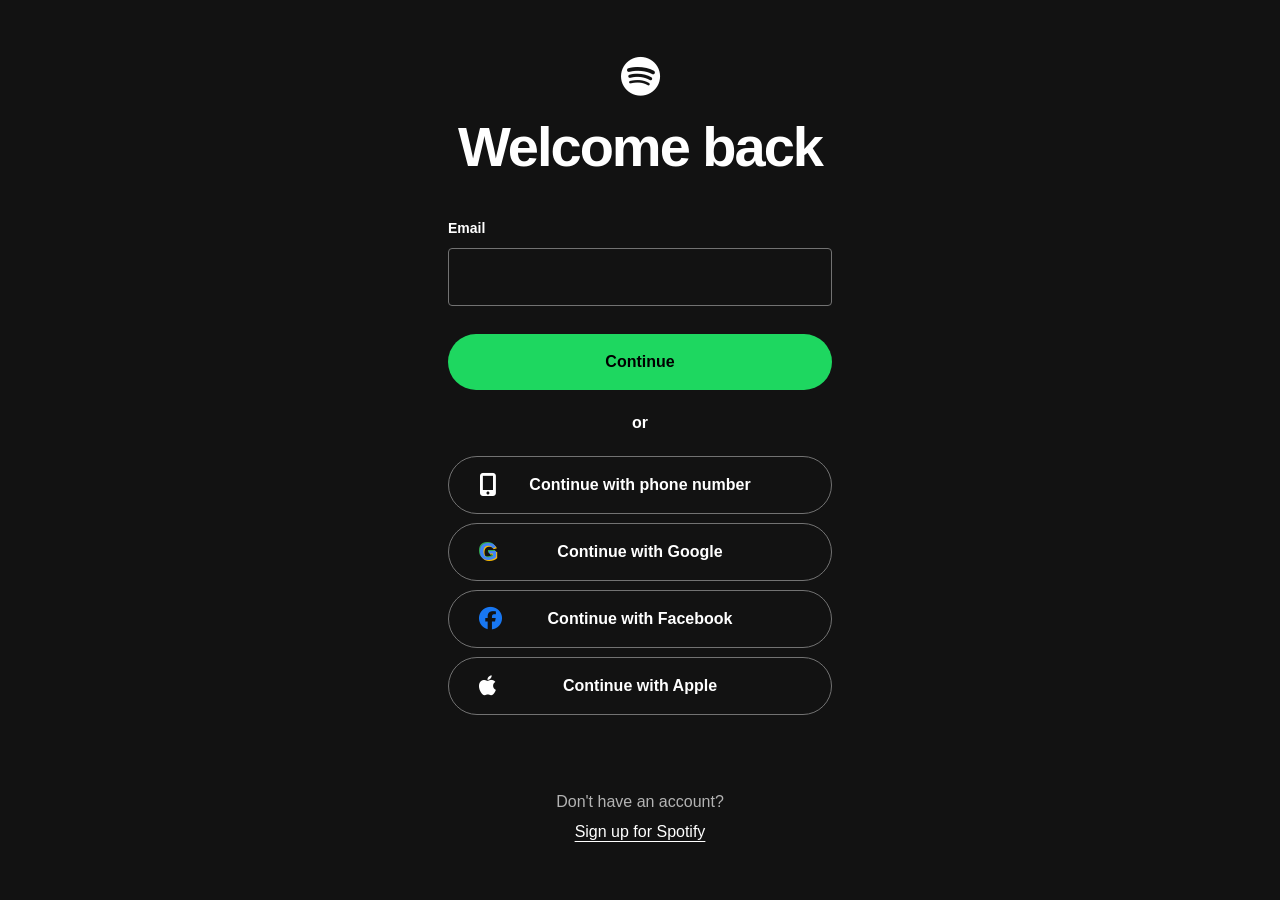
<file: login.html>
<!doctype html>
<html lang="vi">
  <head>
    <meta charset="UTF-8" />
    <meta name="viewport" content="width=device-width, initial-scale=1.0" />
    <title>Log in - Spotify</title>

    <link rel="icon" type="image/svg+xml" href="./favicon.svg" />
    <link rel="stylesheet" href="./css/login.css" />

    <link
      rel="stylesheet"
      href="https://cdnjs.cloudflare.com/ajax/libs/font-awesome/6.7.2/css/all.min.css"
    />

    <script src="login.js" defer></script>
  </head>
  <body>
    <main class="login-page">
      <!-- Logo Spotify -->
      <a href="index.html" class="spotify-logo" title="Spotify">
        <i class="fa-brands fa-spotify"></i>
      </a>

      <h1>Welcome back</h1>

      <!-- Form đăng nhập -->
      <form id="loginForm">
        <label for="email">Email</label>

        <input
          type="email"
          id="email"
          name="email"
          autocomplete="email"
          required
        />

        <!-- Mật khẩu sẽ hiện sau khi nhập email -->
        <div id="passwordStep" hidden>
          <label for="password">Password</label>

          <input
            type="password"
            id="password"
            name="password"
            autocomplete="current-password"
            placeholder="Enter your password"
          />
        </div>

        <p id="loginMessage" role="alert"></p>

        <button type="submit" class="continue-button" id="continueButton">
          Continue
        </button>
      </form>

      <div class="separator">
        <span>or</span>
      </div>

      <!-- Các phương thức đăng nhập khác -->
      <div class="social-buttons">
        <button type="button" class="social-button" data-provider="phone">
          <i class="fa-solid fa-mobile-screen-button"></i>
          <span>Continue with phone number</span>
        </button>

        <button type="button" class="social-button" data-provider="google">
          <span class="google-icon">G</span>
          <span>Continue with Google</span>
        </button>

        <button type="button" class="social-button" data-provider="facebook">
          <i class="fa-brands fa-facebook facebook-icon"></i>
          <span>Continue with Facebook</span>
        </button>

        <button type="button" class="social-button" data-provider="apple">
          <i class="fa-brands fa-apple"></i>
          <span>Continue with Apple</span>
        </button>
      </div>

      <div class="signup-prompt">
        <p>Don't have an account?</p>
        <a href="register.html">Sign up for Spotify</a>
      </div>
    </main>
  </body>
</html>
</file>
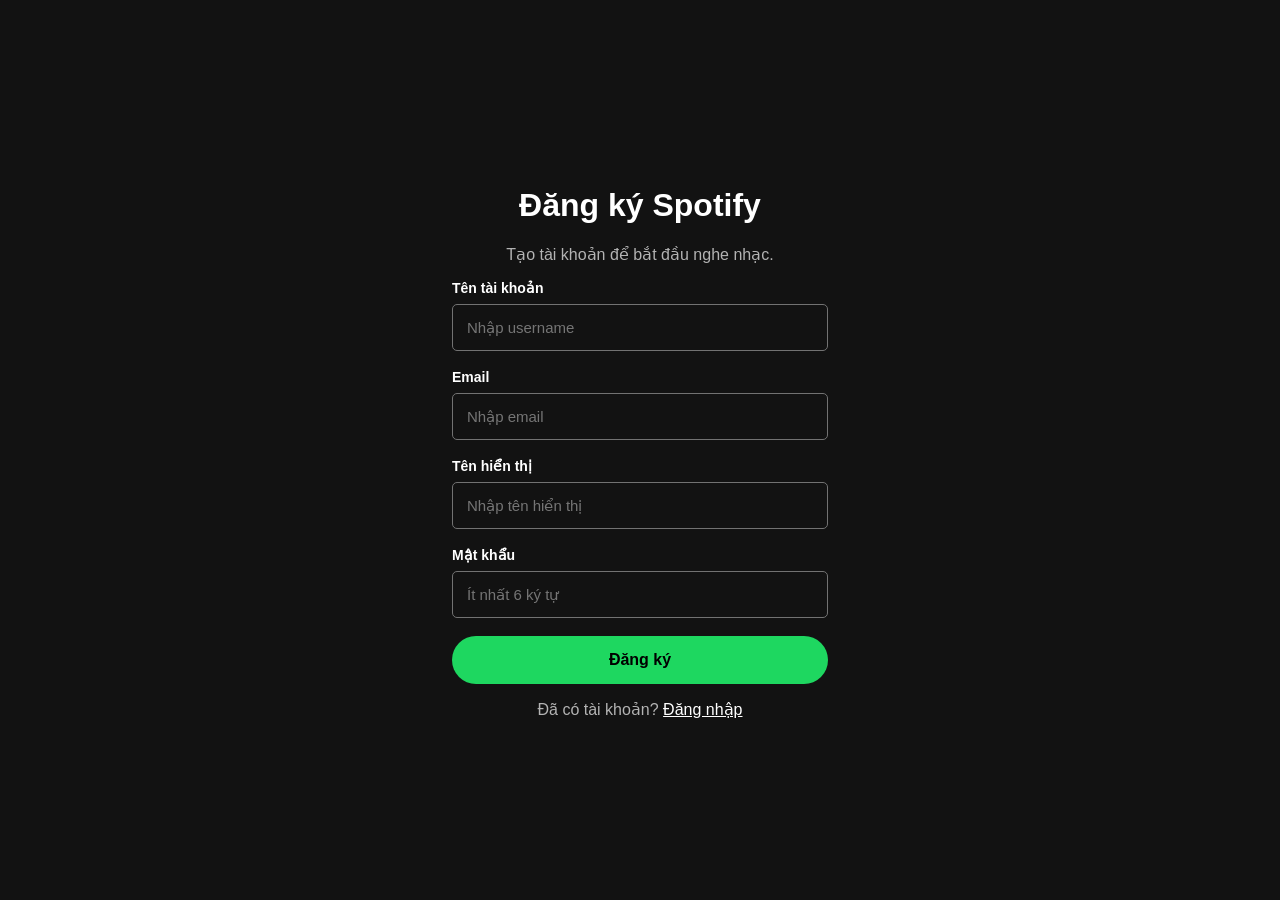
<file: register.html>
<!doctype html>
<html lang="vi">
  <head>
    <meta charset="UTF-8" />
    <meta name="viewport" content="width=device-width, initial-scale=1.0" />
    <title>Đăng ký Spotify</title>
    <link rel="icon" type="image/svg+xml" href="./favicon.svg" />
    <link rel="stylesheet" href="./css/register.css" />
  </head>

  <body>
    <main class="register-container">
      <h1>Đăng ký Spotify</h1>
      <p>Tạo tài khoản để bắt đầu nghe nhạc.</p>

      <form id="register-form">
        <div class="form-group">
          <label for="username">Tên tài khoản</label>
          <input
            type="text"
            id="username"
            placeholder="Nhập username"
            required
          />
        </div>

        <div class="form-group">
          <label for="email">Email</label>
          <input type="email" id="email" placeholder="Nhập email" required />
        </div>

        <div class="form-group">
          <label for="display-name">Tên hiển thị</label>
          <input
            type="text"
            id="display-name"
            placeholder="Nhập tên hiển thị"
            required
          />
        </div>

        <div class="form-group">
          <label for="password">Mật khẩu</label>
          <input
            type="password"
            id="password"
            placeholder="Ít nhất 6 ký tự"
            required
          />
        </div>

        <p id="register-message" role="alert"></p>

        <button type="submit" id="register-btn">Đăng ký</button>
      </form>

      <p>
        Đã có tài khoản?
        <a href="./login.html">Đăng nhập</a>
      </p>
    </main>

    <script src="./register.js"></script>
    <script src="./sidebar.js"></script>
  </body>
</html>
</file>
<file: css/login.css>
* {
  box-sizing: border-box;
}

body {
  margin: 0;
  min-height: 100vh;
  background-color: #121212;
  color: white;
  font-family: Arial, Helvetica, sans-serif;
}

.login-page {
  width: 384px;
  max-width: calc(100% - 40px);
  margin: 0 auto;
  padding-top: 56px;
  padding-bottom: 40px;
}

/* Logo */
.spotify-logo {
  display: flex;
  justify-content: center;
  align-items: center;
  width: 40px;
  height: 40px;
  margin: 0 auto 20px;

  color: white;
  font-size: 40px;
  text-decoration: none;
}

/* Tiêu đề */
h1 {
  margin: 0 0 42px;
  text-align: center;
  font-size: 56px;
  line-height: 1.1;
  letter-spacing: -2px;
  font-weight: 800;
}

/* Nhãn input */
#loginForm label {
  display: block;
  margin-bottom: 12px;
  font-size: 14px;
  font-weight: bold;
}

/* Ô nhập */
#email,
#password {
  width: 100%;
  height: 58px;
  padding: 0 14px;

  border: 1px solid #727272;
  border-radius: 4px;

  background-color: transparent;
  color: white;
  font-size: 16px;

  outline: none;
  transition: border-color 0.2s ease;
}

#email:hover,
#password:hover {
  border-color: white;
}

#email:focus,
#password:focus {
  border-color: white;
  outline: 1px solid white;
}

/* Khoảng cách trường mật khẩu */
#passwordStep {
  margin-top: 20px;
}

#passwordStep[hidden] {
  display: none;
}

/* Nút Continue */
.continue-button {
  width: 100%;
  min-height: 56px;
  margin-top: 18px;

  border: none;
  border-radius: 999px;

  background-color: #1ed760;
  color: black;

  font-size: 16px;
  font-weight: bold;
  cursor: pointer;

  transition:
    background-color 0.2s ease,
    transform 0.2s ease;
}

.continue-button:hover {
  background-color: #3be477;
  transform: scale(1.015);
}

.continue-button:disabled {
  opacity: 0.6;
  cursor: wait;
}

/* Thông báo lỗi */
#loginMessage {
  margin: 10px 0 0;
  color: #ff8a8a;
  font-size: 13px;
  overflow-wrap: anywhere;
}

/* Chữ OR */
.separator {
  display: flex;
  justify-content: center;
  align-items: center;
  margin: 24px 0;

  font-size: 16px;
  font-weight: bold;
}

/* Các nút đăng nhập */
.social-buttons {
  display: flex;
  flex-direction: column;
  gap: 9px;
}

.social-button {
  position: relative;
  display: flex;
  justify-content: center;
  align-items: center;

  width: 100%;
  min-height: 58px;
  padding: 0 16px;

  border: 1px solid #727272;
  border-radius: 999px;

  background-color: transparent;
  color: white;

  font-size: 16px;
  font-weight: bold;
  cursor: pointer;

  transition:
    border-color 0.2s ease,
    transform 0.2s ease;
}

.social-button:hover {
  border-color: white;
  transform: scale(1.015);
}

.social-button i,
.google-icon {
  position: absolute;
  left: 30px;
  font-size: 23px;
}

.google-icon {
  color: #4285f4;
  font-size: 24px;
  font-weight: 800;
  text-shadow:
    1px 1px #fbbc05,
    -1px -1px #34a853;
}

.facebook-icon {
  color: #1877f2;
}

/* Đăng ký */
.signup-prompt {
  margin-top: 78px;
  text-align: center;
  color: #b3b3b3;
}

.signup-prompt p {
  margin-bottom: 12px;
}

.signup-prompt a {
  color: white;
  text-underline-offset: 4px;
}

.signup-prompt a:hover {
  color: #1ed760;
}

/* Responsive cho điện thoại */
@media (max-width: 480px) {
  .login-page {
    padding-top: 36px;
  }

  h1 {
    font-size: 40px;
    letter-spacing: -1px;
    margin-bottom: 32px;
  }

  .signup-prompt {
    margin-top: 48px;
  }
}
</file>
<file: css/register.css>
* {
  box-sizing: border-box;
}

body {
  margin: 0;
  min-height: 100vh;
  display: flex;
  justify-content: center;
  align-items: center;
  background: #121212;
  color: white;
  font-family: Arial, sans-serif;
}

.register-container {
  width: 100%;
  max-width: 440px;
  padding: 32px;
}

.register-container h1 {
  text-align: center;
  font-size: 32px;
}

.register-container > p {
  text-align: center;
  color: #b3b3b3;
}

.form-group {
  display: flex;
  flex-direction: column;
  gap: 8px;
  margin-bottom: 18px;
}

.form-group label {
  font-size: 14px;
  font-weight: 700;
}

.form-group input {
  width: 100%;
  padding: 14px;
  border: 1px solid #727272;
  border-radius: 5px;
  outline: none;
  background: #121212;
  color: white;
  font-size: 15px;
}

.form-group input:focus {
  border-color: white;
}

#register-btn {
  width: 100%;
  padding: 15px;
  border: none;
  border-radius: 30px;
  background: #1ed760;
  color: #000;
  font-size: 16px;
  font-weight: 700;
  cursor: pointer;
}

#register-btn:hover {
  background: #3be477;
}

#register-btn:disabled {
  opacity: 0.6;
  cursor: not-allowed;
}

#register-message {
  color: #ff6b6b;
  font-size: 14px;
}

.register-container a {
  color: white;
}
</file>
